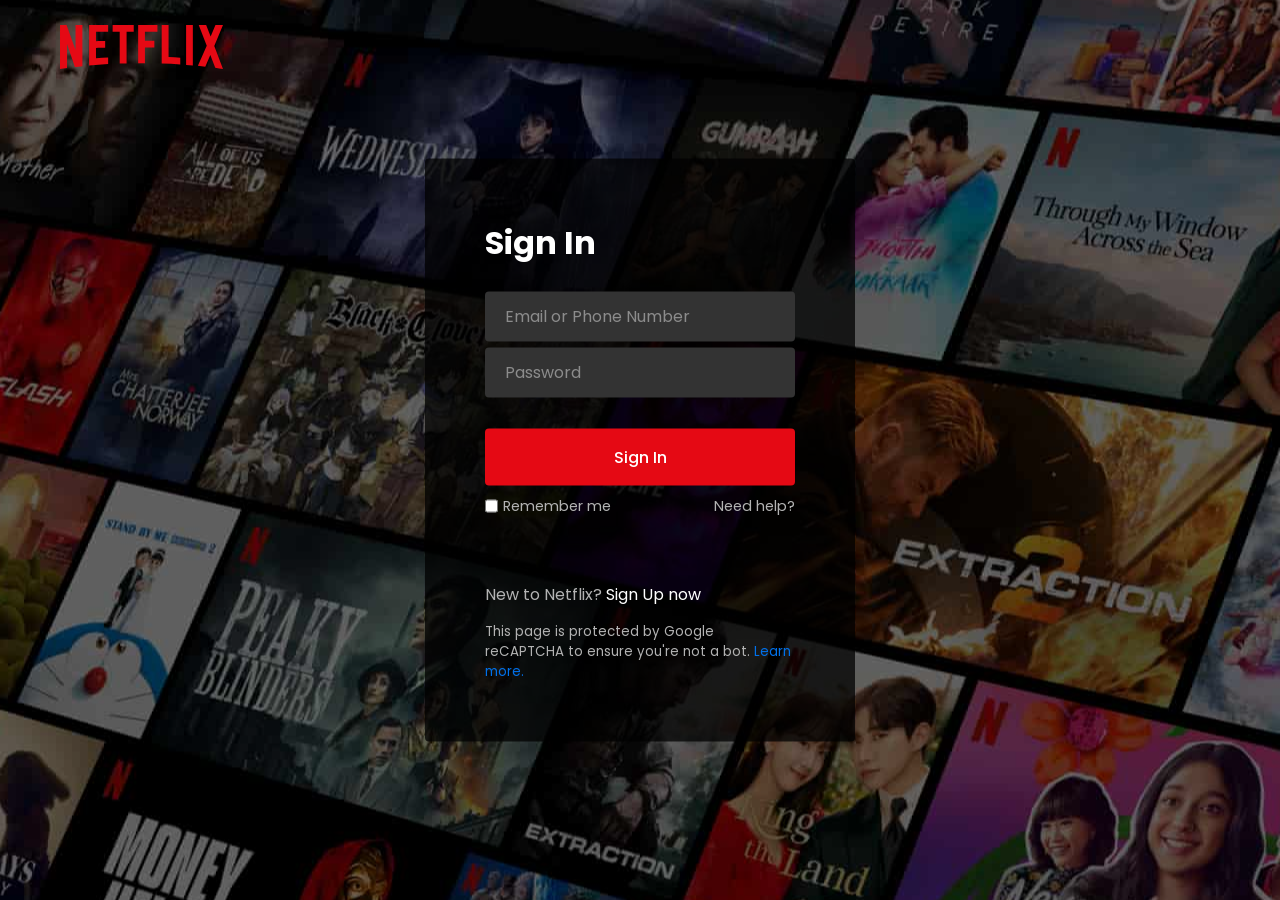
<file: netflix/index.html>
<!DOCTYPE html>
<html lang="en">
<head>
  <meta charset="UTF-8" />
  <meta name="viewport" content="width=device-width, initial-scale=1.0" />
  <title>Netflix – Sign In</title>
  <link rel="icon" href="./asserts/logo.svg">
  <!-- Using the user's existing stylesheet for the login page -->
  <link rel="stylesheet" href="netflix.css" />
</head>
<body>
  <nav>
    <a href="#">
      <img src="./asserts/logo.svg" alt="Netflix" />
    </a>
  </nav>

  <div class="form-wrapper">
    <h2>Sign In</h2>
    <form id="login-form" novalidate>
      <div class="form-control">
        <input id="emailPhone" name="emailPhone" type="text" required aria-describedby="emailHelp">
        <label>Email or Phone Number</label>
      </div>
      <small id="emailHelp" style="display:block;margin:-10px 0 10px;color:#ff8080;"></small>

      <div class="form-control">
        <input id="password" name="password" type="password" required aria-describedby="passHelp">
        <label>Password</label>
      </div>
      <small id="passHelp" style="display:block;margin:-10px 0 10px;color:#ff8080;"></small>

      <button type="submit">Sign In</button>

      <div class="form-help">
        <div class="remember-me">
          <input type="checkbox" id="remember-me" />
          <label for="remember-me">Remember me</label>
        </div>
        <a href="#">Need help?</a>
      </div>
    </form>

    <p>New to Netflix? <a href="#">Sign Up now</a></p>
    <small>
      This page is protected by Google reCAPTCHA to ensure you're not a bot.
      <a href="#">Learn more.</a>
    </small>
  </div>

  <script src="login.js"></script>
</body>
</html>
</file>
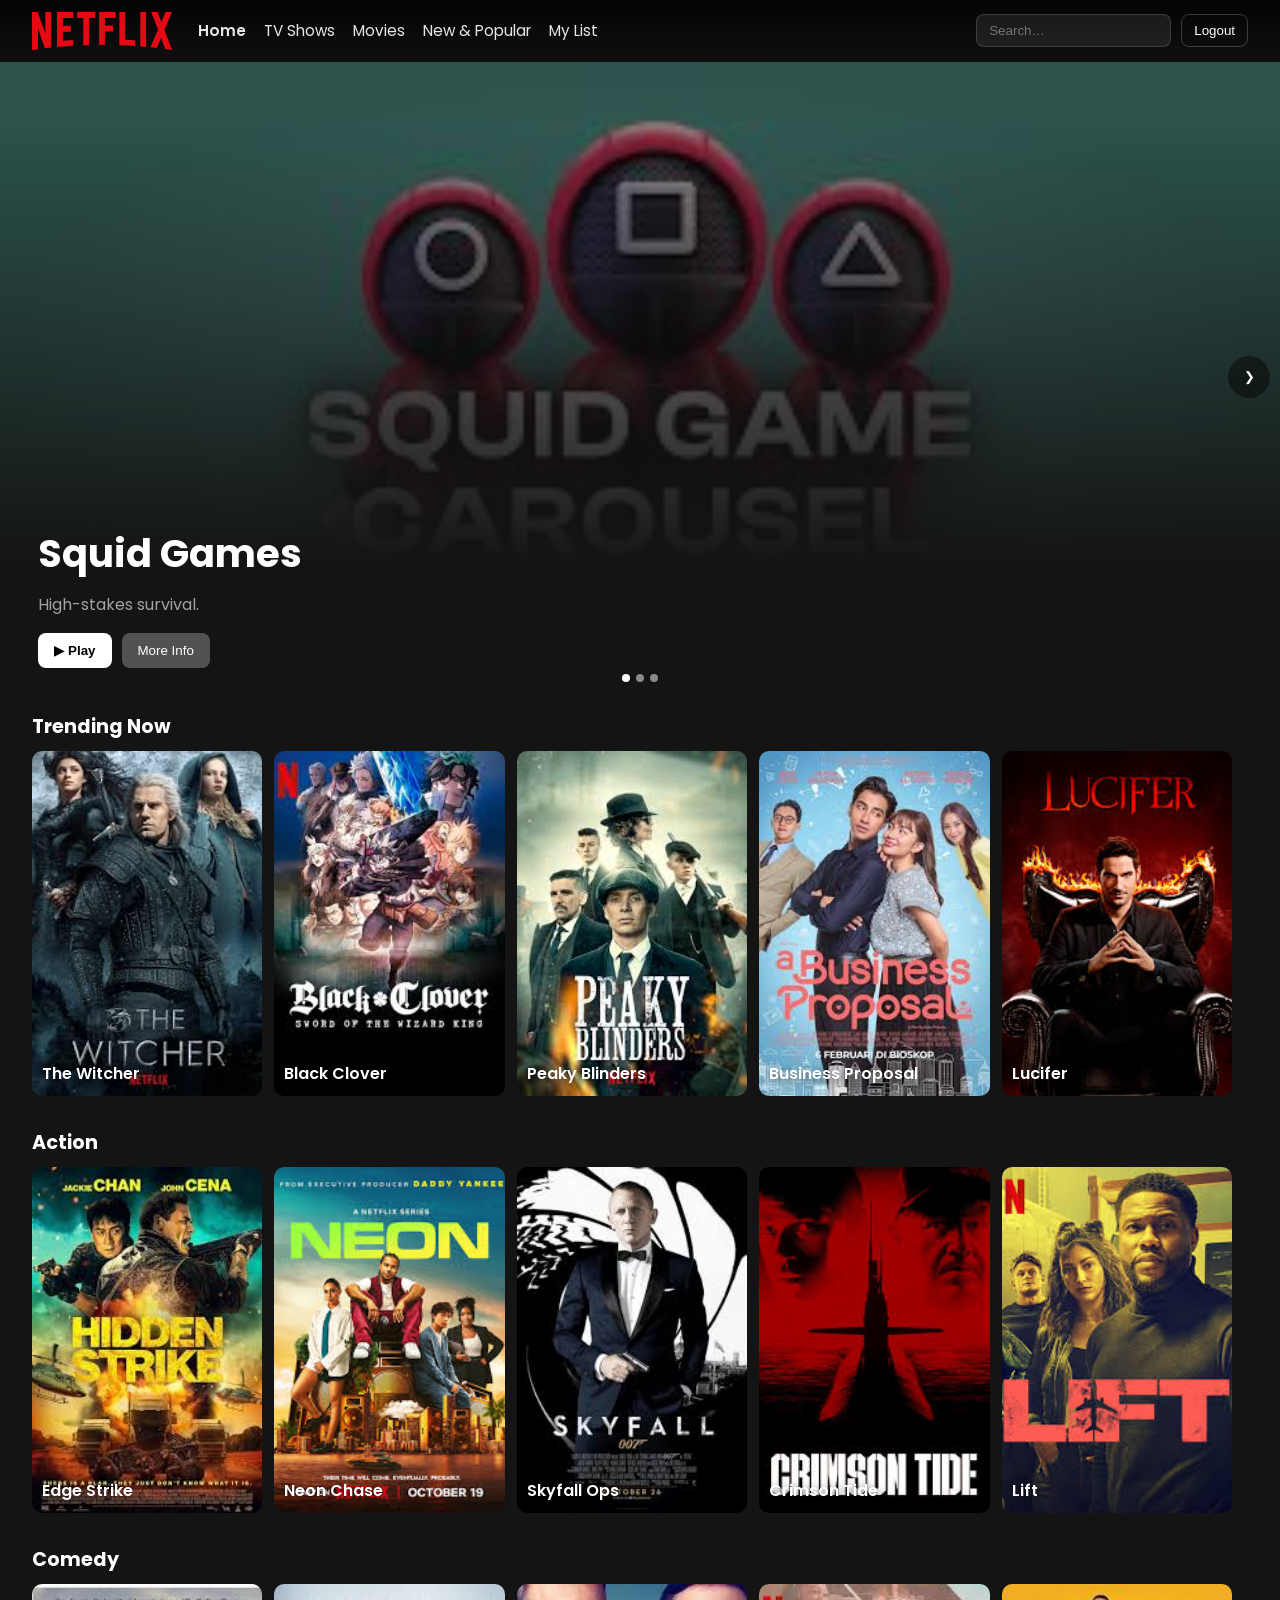
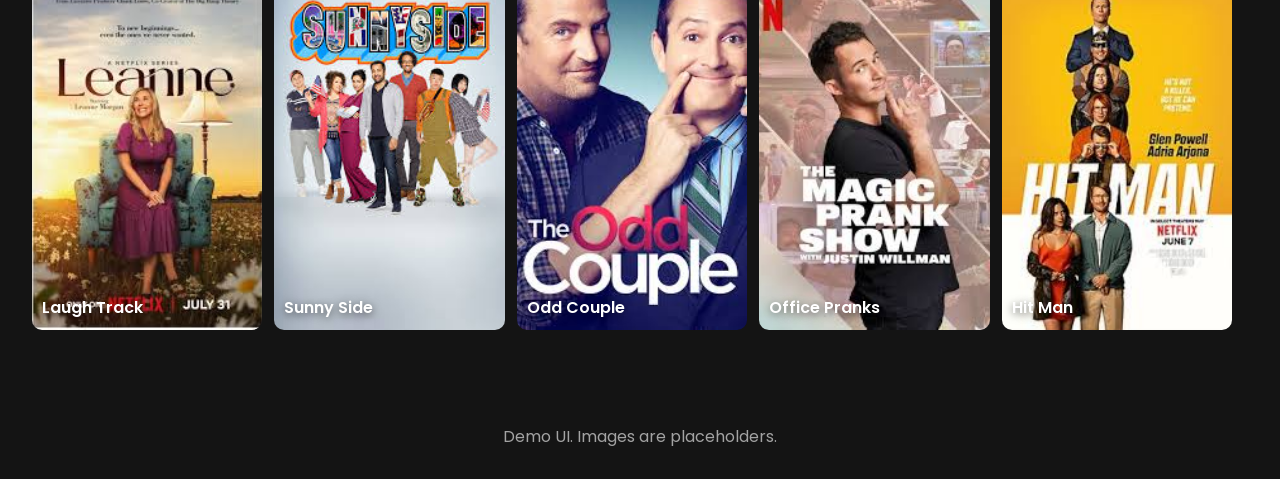
<file: netflix/home.html>
<!DOCTYPE html>
<html lang="en">
<head>
  <meta charset="UTF-8" />
  <meta name="viewport" content="width=device-width, initial-scale=1.0" />
  <title>Netflix – Home</title>
  <link rel="icon" href="./asserts/logo.svg">
  <link rel="stylesheet" href="home.css" />
</head>
<body>
  <header class="topbar">
    <div class="left">
      <img class="logo" src="./asserts/logo.svg" alt="Netflix" />
      <nav class="main-nav">
        <a href="#" class="active">Home</a>
        <a href="#">TV Shows</a>
        <a href="#">Movies</a>
        <a href="#">New & Popular</a>
        <a href="#">My List</a>
      </nav>
    </div>
    <div class="right">
      <input id="search" class="search" placeholder="Search…" />
      <button id="logout" class="btn ghost">Logout</button>
    </div>
  </header>

  <main>
    <!-- Hero Carousel -->
    <section class="carousel" aria-label="Featured">
      <button class="nav prev" aria-label="Previous">&#10094;</button>
      <div class="slides" id="slides"></div>
      <button class="nav next" aria-label="Next">&#10095;</button>
      <div class="dots" id="dots"></div>
    </section>

    <!-- Rows -->
    <section id="rows"></section>
  </main>

  <!-- Video Player Modal -->
  <div id="video-modal" class="video-modal" aria-hidden="true" role="dialog" aria-label="Video player">
    <div class="video-wrap">
      <button id="close-video" class="close-video" aria-label="Close">✕</button>
      <video id="player" controls playsinline></video>
    </div>
  </div>

  <footer class="footer">
    <div>Demo UI. Images are placeholders.</div>
  </footer>

  <script src="home.js"></script>
</body>
</html>
</file>
<file: netflix/netflix.css>
@import url('https://fonts.googleapis.com/css2?family=Poppins:wght@400;500&display=swap');
*{
    margin: 0;
    padding: 0;
    box-sizing: border-box;
    font-family: 'poppins',sans-serif;;
}
body{
    background: #000;
}
body::before{
    content: "";
    position: absolute;
    left: 0;
    top: 0;
    width: 100%;
    height: 100%;
    opacity: 0.5;
    background: url("./asserts/hero-img.jpg") no-repeat;
    background-position: center;
}
nav{
    position: fixed;
    z-index: 1;
    padding: 25px 60px;
}
nav a img {
    width:163px;
}

.form-wrapper{
    position: absolute;
    left: 50%;
    top: 50%;
    width: 430px;
    padding: 60px;
    border-radius: 4px;
    background: rgba(0, 0, 0,0.75 );
    transform: translate(-50%,-50%);
}

.form-wrapper h2{
    color: #fff;
    font-size: 2rem;
}
.form-wrapper form{
    margin: 25px 0px 65px;
}
form .form-control{
    position: relative;
    height: 50px;
    margin-bottom: 16px;
}

.form-control input{
    height: 100%;
    width: 100%;
    background: #333;
    outline: none;
    border: none;
    color: #fff;
    font-size: 1rem;
    border-radius: 4px;
    padding: 0 20px;
}
.form-control input:is(:focus, :valid) {
    padding: 16px 20px 0;
    background: #444;
}

.form-control label{
    position: absolute;
    left: 20px;
    top: 50%;
    color: #8c8c8c;
    pointer-events: none;
    font-size: 1rem;
    transform: translateY(-50%);
    transition: all 0.1s ease;
}
.form-control input:is(:focus, :valid) ~label{
    font-size: 0.75rem;
    transform: translateY(-130%);
}
form button{
    width: 100%;
    padding: 16px 0;
    font-size: 1rem;
    border: none;
    outline: none;
    color:#fff;
    cursor: pointer;
    font-weight: 500;
    border-radius: 4px;
    background: #e50914;
    margin: 25px 0 10px;
    transition: 0.1s ease;
}
form button:hover{
    background: #c40812;
}
form .form-help{
    display: flex;
    justify-content: space-between;
}
form .form-help :where(label,a){
    font-size: 0.9rem;
}
.form-wrapper :where(label,p,small,a) {
    color: #b3b3b3;
}
form .remember-me input{
    margin-right: 5px ;
    accent-color: #b3b3b3;
}
form .remember-me {
    display: flex;
}
.form-wrapper p a{
    color: #fff;
}
.form-wrapper small{
    display: block;
    margin-top: 15px;
}
.form-wrapper small a{
    color: #0071eb;
}
.form-wrapper a{
    text-decoration: none;
}
.form-wrapper a:hover{
    text-decoration: underline;
}
@media(max-width: 740px){
    body::before{
        display: none;
    }
    nav, .form-wrapper{
        padding: 20px;
    }
    nav a img{
        width: 140px;
    }
    .form-wrapper{
        top: 43%;
        width: 100%;
    }
    .form-wrapper form{
        margin: 25px 0 40px;
}
}
</file>
<file: netflix/home.css>
@import url('https://fonts.googleapis.com/css2?family=Poppins:wght@400;500;600&display=swap');
* { box-sizing: border-box; }
:root {
  --bg: #141414;
  --muted: #a3a3a3;
  --text: #fff;
  --accent: #e50914;
  --card: #222;
}
html, body { height: 100%; }
body {
  margin: 0;
  font-family: 'Poppins', system-ui, -apple-system, Segoe UI, Roboto, Arial, sans-serif;
  background: var(--bg);
  color: var(--text);
}
a { color: inherit; text-decoration: none; }

/* Topbar */
.topbar { position: sticky; top: 0; z-index: 20; display: flex; align-items: center; justify-content: space-between;
  padding: 12px clamp(12px, 3vw, 32px); background: linear-gradient(180deg, rgba(0,0,0,.8), rgba(0,0,0,.2)); backdrop-filter: blur(6px); }
.topbar .left { display: flex; align-items: center; gap: clamp(10px, 2vw, 28px); }
.logo { width: clamp(90px, 12vw, 140px); }
.main-nav { display: none; gap: 18px; opacity: .9; }
.main-nav a { font-size: 0.95rem; }
.main-nav a.active { font-weight: 600; }
.search { background: rgba(255,255,255,.08); border: 1px solid rgba(255,255,255,.15); color: var(--text); padding: 8px 12px; border-radius: 8px; outline: none; }
.btn.ghost { background: transparent; color: var(--text); border: 1px solid rgba(255,255,255,.2); padding: 8px 12px; border-radius: 8px; }
.right { display: flex; align-items: center; gap: 10px; }

/* Carousel */
.carousel { position: relative; height: min(60vh, 520px); overflow: hidden; }
.slides { display: flex; width: 100%; height: 100%; transition: transform .6s ease; }
.slide { min-width: 100%; height: 100%; position: relative; display: grid; place-items: end start; background-position: center; background-size: cover; }
.slide::after { content: ""; position: absolute; inset: 0; background: linear-gradient(180deg, rgba(0,0,0,.4) 10%, rgba(20,20,20,1) 80%); }
.slide .content { position: relative; padding: 24px clamp(16px, 3vw, 42px); max-width: 680px; z-index: 2; }
.slide h2 { margin: 0 0 10px; font-size: clamp(1.4rem, 3vw, 2.4rem); }
.slide p { margin: 0 0 16px; color: var(--muted); font-size: clamp(.9rem, 2.2vw, 1rem); }
.actions { display: flex; gap: 10px; }
.btn.primary { background: var(--text); color: #000; border: none; padding: 10px 16px; border-radius: 8px; font-weight: 600; }
.btn.secondary { background: rgba(109,109,110,0.7); color: var(--text); border: none; padding: 10px 16px; border-radius: 8px; }

.nav { position: absolute; top: 50%; transform: translateY(-50%); background: rgba(0,0,0,.45); border: none; color: #fff;
  width: 42px; height: 42px; border-radius: 999px; cursor: pointer; }
.nav.prev { left: 10px; }
.nav.next { right: 10px; }
.dots { position: absolute; bottom: 10px; left: 0; right: 0; display: flex; justify-content: center; gap: 6px; z-index: 3; }
.dot { width: 8px; height: 8px; border-radius: 50%; background: rgba(255,255,255,.5); }
.dot.active { background: #fff; }

/* Rows */
section#rows { padding: 20px clamp(12px, 3vw, 32px) 60px; display: grid; gap: 28px; }
.row h3 { margin: 0 0 10px; font-size: 1.2rem; }
.scroller { display: grid; grid-auto-flow: column; grid-auto-columns: minmax(140px, 18vw); gap: 12px; overflow-x: auto; padding-bottom: 4px; scroll-snap-type: x mandatory; }
.scroller::-webkit-scrollbar { height: 8px; }
.scroller::-webkit-scrollbar-thumb { background: rgba(255,255,255,.2); border-radius: 999px; }
.card { position: relative; border-radius: 10px; overflow: hidden; background: var(--card); scroll-snap-align: start; aspect-ratio: 2/3; display: grid; place-items: end; }
.card img { width: 100%; height: 100%; object-fit: cover; display: block; }
.card .overlay { position: absolute; inset: 0; display: grid; place-items: center; gap: 8px; background: linear-gradient(0deg, rgba(0,0,0,.75) 15%, rgba(0,0,0,.15) 60%, transparent 100%); opacity: 0; transition: opacity .2s ease; }
.card:hover .overlay, .card:focus-within .overlay { opacity: 1; }
.play { display: inline-flex; align-items: center; gap: 8px; background: #fff; color: #000; border: none; padding: 8px 12px; border-radius: 999px; font-weight: 600; cursor: pointer; }
.title { position: absolute; left: 10px; bottom: 10px; right: 10px; font-weight: 600; text-shadow: 0 2px 8px rgba(0,0,0,.6); }

/* Video modal */
.video-modal { position: fixed; inset: 0; background: rgba(0,0,0,.8); display: none; align-items: center; justify-content: center; z-index: 50; }
.video-modal.show { display: flex; }
.video-wrap { width: min(92vw, 960px); background: #000; border-radius: 12px; overflow: hidden; position: relative; }
#player { width: 100%; height: auto; display: block; background: #000; }
.close-video { position: absolute; top: 8px; right: 8px; background: rgba(0,0,0,.6); color: #fff; border: 1px solid rgba(255,255,255,.2); border-radius: 999px; padding: 6px 10px; cursor: pointer; }

/* Footer */
.footer { color: var(--muted); padding: 30px; text-align: center; }

/* Responsive */
@media (min-width: 900px) {
  .main-nav { display: flex; }
  .carousel { height: min(70vh, 640px); }
}
</file>
